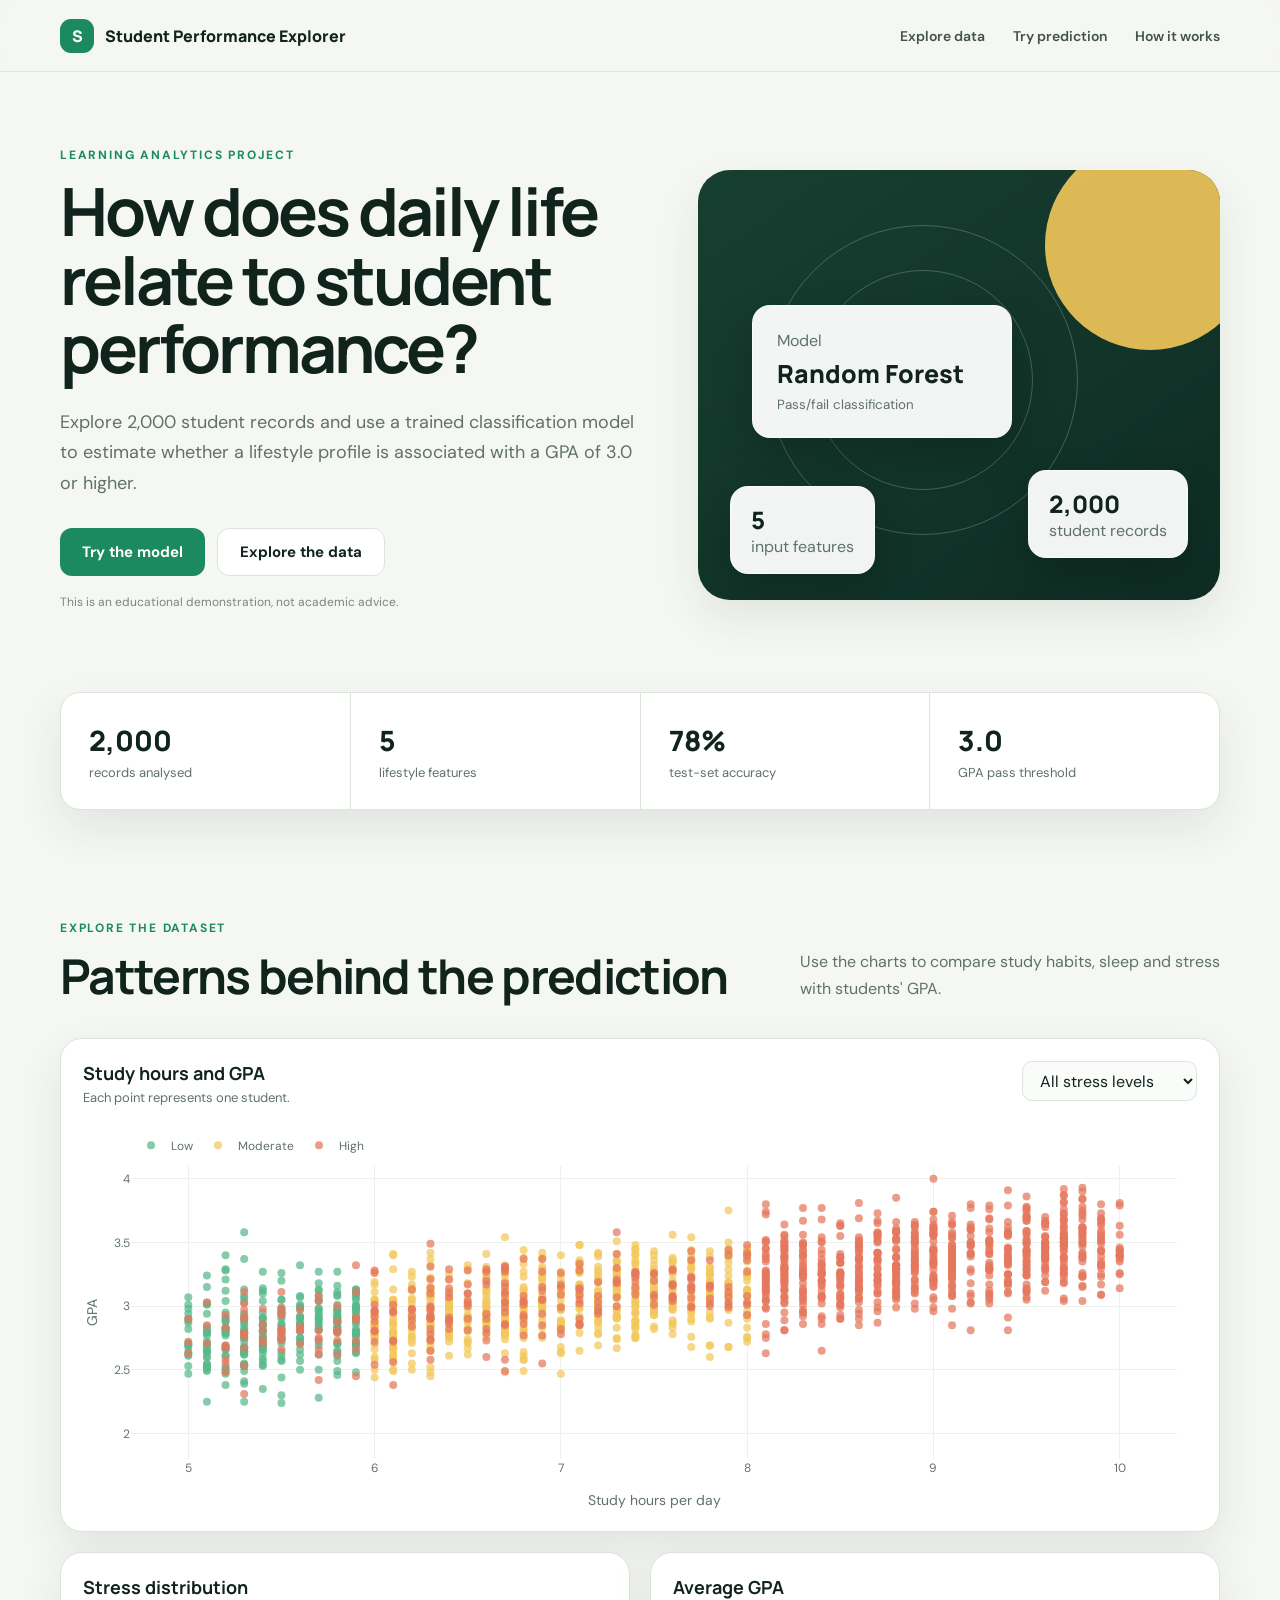
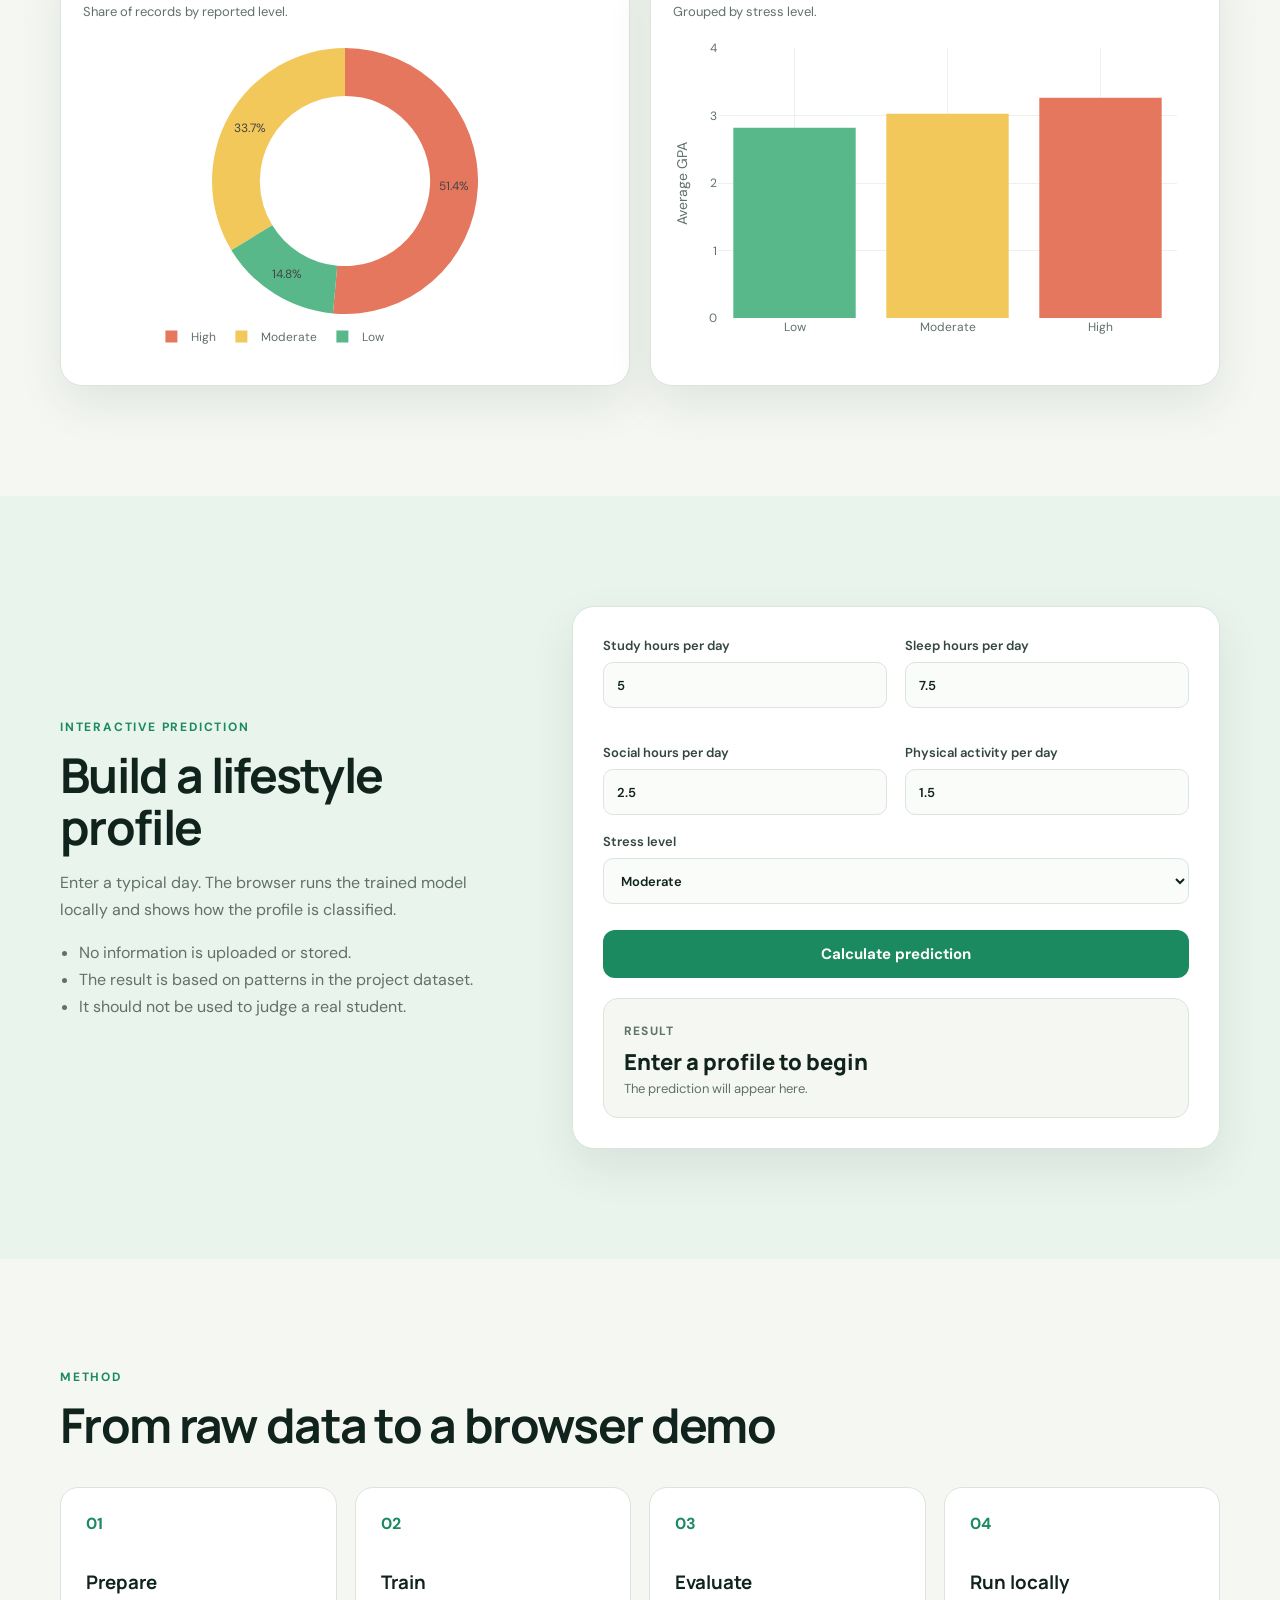
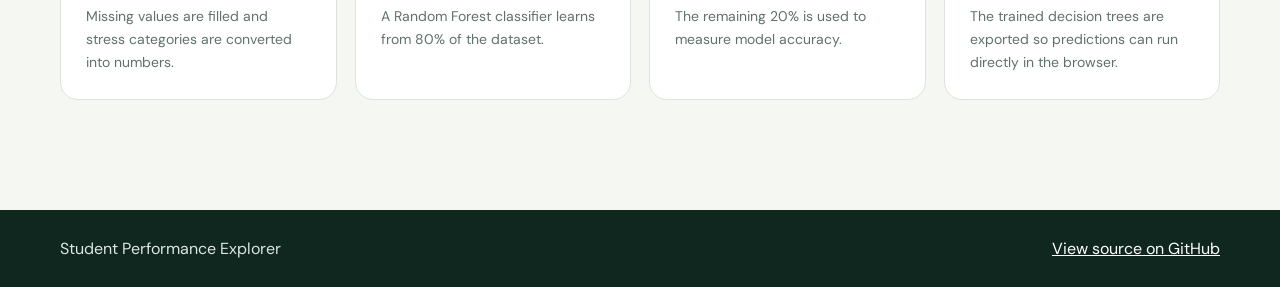
<file: docs/index.html>
<!doctype html>
<html lang="en">
<head>
  <meta charset="UTF-8">
  <meta name="viewport" content="width=device-width, initial-scale=1.0">
  <meta name="description" content="Explore student lifestyle data and estimate academic performance with a trained machine-learning model.">
  <title>Student Performance Explorer</title>
  <link rel="preconnect" href="https://fonts.googleapis.com">
  <link rel="preconnect" href="https://fonts.gstatic.com" crossorigin>
  <link href="https://fonts.googleapis.com/css2?family=DM+Sans:wght@400;500;600;700&family=Manrope:wght@600;700;800&display=swap" rel="stylesheet">
  <link rel="stylesheet" href="styles.css">
  <script src="https://cdn.plot.ly/plotly-2.35.2.min.js" defer></script>
  <script src="app.js" defer></script>
</head>
<body>
  <header class="site-header">
    <a class="brand" href="#top" aria-label="Student Performance Explorer home">
      <span class="brand-mark">S</span>
      <span>Student Performance Explorer</span>
    </a>
    <nav aria-label="Main navigation">
      <a href="#explore">Explore data</a>
      <a href="#predict">Try prediction</a>
      <a href="#method">How it works</a>
    </nav>
  </header>

  <main id="top">
    <section class="hero shell">
      <div class="hero-copy">
        <p class="eyebrow">Learning analytics project</p>
        <h1>How does daily life relate to student performance?</h1>
        <p class="lead">Explore 2,000 student records and use a trained classification model to estimate whether a lifestyle profile is associated with a GPA of 3.0 or higher.</p>
        <div class="hero-actions">
          <a class="button primary" href="#predict">Try the model</a>
          <a class="button secondary" href="#explore">Explore the data</a>
        </div>
        <p class="disclaimer">This is an educational demonstration, not academic advice.</p>
      </div>
      <div class="hero-visual" aria-hidden="true">
        <div class="orbit orbit-one"></div>
        <div class="orbit orbit-two"></div>
        <div class="metric-card metric-main">
          <span>Model</span>
          <strong>Random Forest</strong>
          <small>Pass/fail classification</small>
        </div>
        <div class="metric-card metric-small metric-data">
          <strong id="hero-sample-count">2,000</strong>
          <span>student records</span>
        </div>
        <div class="metric-card metric-small metric-features">
          <strong>5</strong>
          <span>input features</span>
        </div>
      </div>
    </section>

    <section class="stats shell" aria-label="Project summary">
      <article><strong id="sample-count">—</strong><span>records analysed</span></article>
      <article><strong>5</strong><span>lifestyle features</span></article>
      <article><strong id="model-accuracy">—</strong><span>test-set accuracy</span></article>
      <article><strong>3.0</strong><span>GPA pass threshold</span></article>
    </section>

    <section class="section shell" id="explore">
      <div class="section-heading">
        <div>
          <p class="eyebrow">Explore the dataset</p>
          <h2>Patterns behind the prediction</h2>
        </div>
        <p>Use the charts to compare study habits, sleep and stress with students' GPA.</p>
      </div>
      <div class="chart-grid">
        <article class="panel chart-card wide">
          <div class="panel-heading">
            <div><h3>Study hours and GPA</h3><p>Each point represents one student.</p></div>
            <select id="stress-filter" aria-label="Filter by stress level">
              <option value="All">All stress levels</option>
              <option value="Low">Low</option>
              <option value="Moderate">Moderate</option>
              <option value="High">High</option>
            </select>
          </div>
          <div id="scatter-chart" class="chart" aria-label="Scatter chart of study hours and GPA"></div>
        </article>
        <article class="panel chart-card">
          <div class="panel-heading"><div><h3>Stress distribution</h3><p>Share of records by reported level.</p></div></div>
          <div id="stress-chart" class="chart compact" aria-label="Donut chart of stress levels"></div>
        </article>
        <article class="panel chart-card">
          <div class="panel-heading"><div><h3>Average GPA</h3><p>Grouped by stress level.</p></div></div>
          <div id="gpa-chart" class="chart compact" aria-label="Bar chart of average GPA by stress"></div>
        </article>
      </div>
    </section>

    <section class="section prediction-section" id="predict">
      <div class="shell prediction-layout">
        <div class="prediction-copy">
          <p class="eyebrow">Interactive prediction</p>
          <h2>Build a lifestyle profile</h2>
          <p>Enter a typical day. The browser runs the trained model locally and shows how the profile is classified.</p>
          <ul>
            <li>No information is uploaded or stored.</li>
            <li>The result is based on patterns in the project dataset.</li>
            <li>It should not be used to judge a real student.</li>
          </ul>
        </div>

        <form class="panel prediction-form" id="prediction-form">
          <div class="field-grid">
            <label>Study hours per day<input type="number" name="study" min="0" max="14" step="0.1" value="5" required></label>
            <label>Sleep hours per day<input type="number" name="sleep" min="0" max="14" step="0.1" value="7.5" required></label>
            <label>Social hours per day<input type="number" name="social" min="0" max="14" step="0.1" value="2.5" required></label>
            <label>Physical activity per day<input type="number" name="physical" min="0" max="14" step="0.1" value="1.5" required></label>
          </div>
          <label>Stress level
            <select name="stress" required>
              <option value="0">Low</option>
              <option value="1" selected>Moderate</option>
              <option value="2">High</option>
            </select>
          </label>
          <button class="button primary full" type="submit" id="predict-button">Calculate prediction</button>
          <div class="prediction-result" id="prediction-result" role="status" aria-live="polite">
            <span>Result</span>
            <strong>Enter a profile to begin</strong>
            <p>The prediction will appear here.</p>
          </div>
        </form>
      </div>
    </section>

    <section class="section shell" id="method">
      <div class="section-heading">
        <div><p class="eyebrow">Method</p><h2>From raw data to a browser demo</h2></div>
      </div>
      <div class="method-grid">
        <article><span>01</span><h3>Prepare</h3><p>Missing values are filled and stress categories are converted into numbers.</p></article>
        <article><span>02</span><h3>Train</h3><p>A Random Forest classifier learns from 80% of the dataset.</p></article>
        <article><span>03</span><h3>Evaluate</h3><p>The remaining 20% is used to measure model accuracy.</p></article>
        <article><span>04</span><h3>Run locally</h3><p>The trained decision trees are exported so predictions can run directly in the browser.</p></article>
      </div>
    </section>
  </main>

  <footer><div class="shell"><span>Student Performance Explorer</span><a href="https://github.com/x-Muthanna-x/LA-project">View source on GitHub</a></div></footer>
</body>
</html>
</file>
<file: docs/styles.css>
:root {
  --ink: #11231d;
  --muted: #60716b;
  --paper: #f5f7f2;
  --surface: #ffffff;
  --line: #dce4dd;
  --green: #1b8a61;
  --green-dark: #126446;
  --mint: #dff5e8;
  --yellow: #f3c85b;
  --shadow: 0 18px 45px rgba(24, 57, 45, 0.09);
}

* { box-sizing: border-box; }
html { scroll-behavior: smooth; }
body { margin: 0; color: var(--ink); background: var(--paper); font-family: "DM Sans", sans-serif; }
a { color: inherit; }
.shell { width: min(1160px, calc(100% - 40px)); margin: 0 auto; }

.site-header { position: sticky; top: 0; z-index: 20; display: flex; align-items: center; justify-content: space-between; min-height: 72px; padding: 0 max(24px, calc((100vw - 1160px) / 2)); background: rgba(245,247,242,.9); border-bottom: 1px solid rgba(220,228,221,.9); backdrop-filter: blur(15px); }
.brand { display: flex; align-items: center; gap: 11px; font-family: Manrope, sans-serif; font-weight: 800; text-decoration: none; }
.brand-mark { display: grid; place-items: center; width: 34px; height: 34px; color: white; background: var(--green); border-radius: 11px; }
nav { display: flex; gap: 28px; }
nav a { color: #41524c; font-size: 14px; font-weight: 600; text-decoration: none; }
nav a:hover { color: var(--green); }

.hero { display: grid; grid-template-columns: 1.05fr .95fr; align-items: center; min-height: 610px; gap: 60px; padding: 75px 0 70px; }
.eyebrow { margin: 0 0 14px; color: var(--green); font-size: 12px; font-weight: 700; letter-spacing: .15em; text-transform: uppercase; }
h1, h2, h3 { margin-top: 0; font-family: Manrope, sans-serif; }
h1 { max-width: 720px; margin-bottom: 24px; font-size: clamp(44px, 5.2vw, 72px); line-height: 1.03; letter-spacing: -.045em; }
h2 { margin-bottom: 16px; font-size: clamp(32px, 4vw, 48px); line-height: 1.08; letter-spacing: -.035em; }
.lead { max-width: 650px; margin: 0 0 30px; color: var(--muted); font-size: 18px; line-height: 1.7; }
.hero-actions { display: flex; flex-wrap: wrap; gap: 12px; }
.button { display: inline-flex; align-items: center; justify-content: center; min-height: 48px; padding: 0 22px; border: 0; border-radius: 12px; font: 700 15px "DM Sans", sans-serif; text-decoration: none; cursor: pointer; transition: transform .15s, background .15s; }
.button:hover { transform: translateY(-2px); }
.button.primary { color: white; background: var(--green); }
.button.primary:hover { background: var(--green-dark); }
.button.secondary { background: var(--surface); border: 1px solid var(--line); }
.button.full { width: 100%; margin-top: 8px; }
.disclaimer { margin-top: 18px; color: #788780; font-size: 12px; }

.hero-visual { position: relative; min-height: 430px; overflow: hidden; background: linear-gradient(145deg, #173f31, #0e2c23); border-radius: 32px; box-shadow: var(--shadow); }
.hero-visual::after { content: ""; position: absolute; width: 210px; height: 210px; right: -35px; top: -30px; background: var(--yellow); border-radius: 50%; opacity: .9; }
.orbit { position: absolute; border: 1px solid rgba(255,255,255,.22); border-radius: 50%; }
.orbit-one { width: 310px; height: 310px; top: 55px; left: 70px; }
.orbit-two { width: 220px; height: 220px; top: 100px; left: 115px; }
.metric-card { position: absolute; z-index: 2; background: rgba(255,255,255,.95); border: 1px solid rgba(255,255,255,.55); border-radius: 18px; box-shadow: 0 16px 40px rgba(0,0,0,.18); }
.metric-main { left: 54px; top: 135px; width: 260px; padding: 24px; }
.metric-main span, .metric-main small, .metric-small span { display: block; color: var(--muted); }
.metric-main strong { display: block; margin: 5px 0; font: 800 25px Manrope, sans-serif; }
.metric-small { padding: 16px 20px; }
.metric-small strong { display: block; font: 800 24px Manrope, sans-serif; }
.metric-data { right: 32px; bottom: 42px; }
.metric-features { left: 32px; bottom: 26px; }

.stats { display: grid; grid-template-columns: repeat(4, 1fr); gap: 1px; overflow: hidden; background: var(--line); border: 1px solid var(--line); border-radius: 20px; box-shadow: var(--shadow); }
.stats article { padding: 28px; background: var(--surface); }
.stats strong, .stats span { display: block; }
.stats strong { margin-bottom: 5px; font: 800 28px Manrope, sans-serif; }
.stats span { color: var(--muted); font-size: 13px; }

.section { padding-top: 110px; padding-bottom: 110px; }
.section-heading { display: flex; align-items: end; justify-content: space-between; gap: 40px; margin-bottom: 36px; }
.section-heading h2 { margin-bottom: 0; }
.section-heading > p { max-width: 420px; margin: 0; color: var(--muted); line-height: 1.7; }
.panel { background: var(--surface); border: 1px solid var(--line); border-radius: 22px; box-shadow: var(--shadow); }
.chart-grid { display: grid; grid-template-columns: 1fr 1fr; gap: 20px; }
.chart-card { min-width: 0; padding: 22px; }
.chart-card.wide { grid-column: 1 / -1; }
.panel-heading { display: flex; align-items: start; justify-content: space-between; gap: 20px; min-height: 58px; }
.panel-heading h3 { margin-bottom: 4px; font-size: 18px; }
.panel-heading p { margin: 0; color: var(--muted); font-size: 13px; }
select, input { width: 100%; min-height: 46px; padding: 0 13px; color: var(--ink); background: #fafcf9; border: 1px solid var(--line); border-radius: 10px; font: inherit; }
.panel-heading select { width: auto; min-width: 175px; min-height: 40px; }
.chart { width: 100%; min-height: 390px; }
.chart.compact { min-height: 330px; }

.prediction-section { background: #e9f4ec; }
.prediction-layout { display: grid; grid-template-columns: .8fr 1.2fr; gap: 80px; align-items: center; }
.prediction-copy > p:not(.eyebrow), .prediction-copy li { color: var(--muted); line-height: 1.7; }
.prediction-copy ul { padding-left: 19px; }
.prediction-form { padding: 30px; }
.field-grid { display: grid; grid-template-columns: 1fr 1fr; gap: 18px; }
label { display: grid; gap: 8px; margin-bottom: 18px; color: #33463f; font-size: 13px; font-weight: 600; }
.prediction-result { margin-top: 20px; padding: 20px; background: var(--paper); border: 1px solid var(--line); border-radius: 15px; }
.prediction-result span { color: var(--muted); font-size: 12px; font-weight: 700; letter-spacing: .1em; text-transform: uppercase; }
.prediction-result strong { display: block; margin: 7px 0 3px; font: 800 22px Manrope, sans-serif; }
.prediction-result p { margin: 0; color: var(--muted); font-size: 13px; }
.prediction-result.pass { background: #e4f7eb; border-color: #91d6aa; }
.prediction-result.fail { background: #fff3dd; border-color: #edc777; }

.method-grid { display: grid; grid-template-columns: repeat(4, 1fr); gap: 18px; }
.method-grid article { padding: 25px; background: var(--surface); border: 1px solid var(--line); border-radius: 18px; }
.method-grid span { display: block; margin-bottom: 35px; color: var(--green); font-weight: 700; }
.method-grid h3 { margin-bottom: 10px; }
.method-grid p { margin: 0; color: var(--muted); font-size: 14px; line-height: 1.65; }

footer { color: #dce7e1; background: #10271f; }
footer .shell { display: flex; justify-content: space-between; padding-top: 28px; padding-bottom: 28px; }
footer a { color: white; }

@media (max-width: 820px) {
  nav { display: none; }
  .hero, .prediction-layout { grid-template-columns: 1fr; }
  .hero { padding-top: 55px; }
  .hero-visual { min-height: 380px; }
  .stats { grid-template-columns: 1fr 1fr; }
  .chart-grid, .method-grid { grid-template-columns: 1fr; }
  .chart-card.wide { grid-column: auto; }
  .section-heading { display: block; }
  .section-heading > p { margin-top: 15px; }
}

@media (max-width: 520px) {
  .shell { width: min(100% - 24px, 1160px); }
  .brand span:last-child { font-size: 13px; }
  h1 { font-size: 40px; }
  .hero-visual { min-height: 340px; }
  .metric-main { left: 20px; top: 95px; width: 230px; }
  .metric-data { right: 15px; bottom: 35px; }
  .metric-features { display: none; }
  .stats { grid-template-columns: 1fr; }
  .section { padding-top: 75px; padding-bottom: 75px; }
  .panel-heading { display: block; }
  .panel-heading select { width: 100%; margin-top: 14px; }
  .field-grid { grid-template-columns: 1fr; gap: 0; }
  .prediction-form { padding: 20px; }
  footer .shell { display: grid; gap: 10px; }
}
</file>
